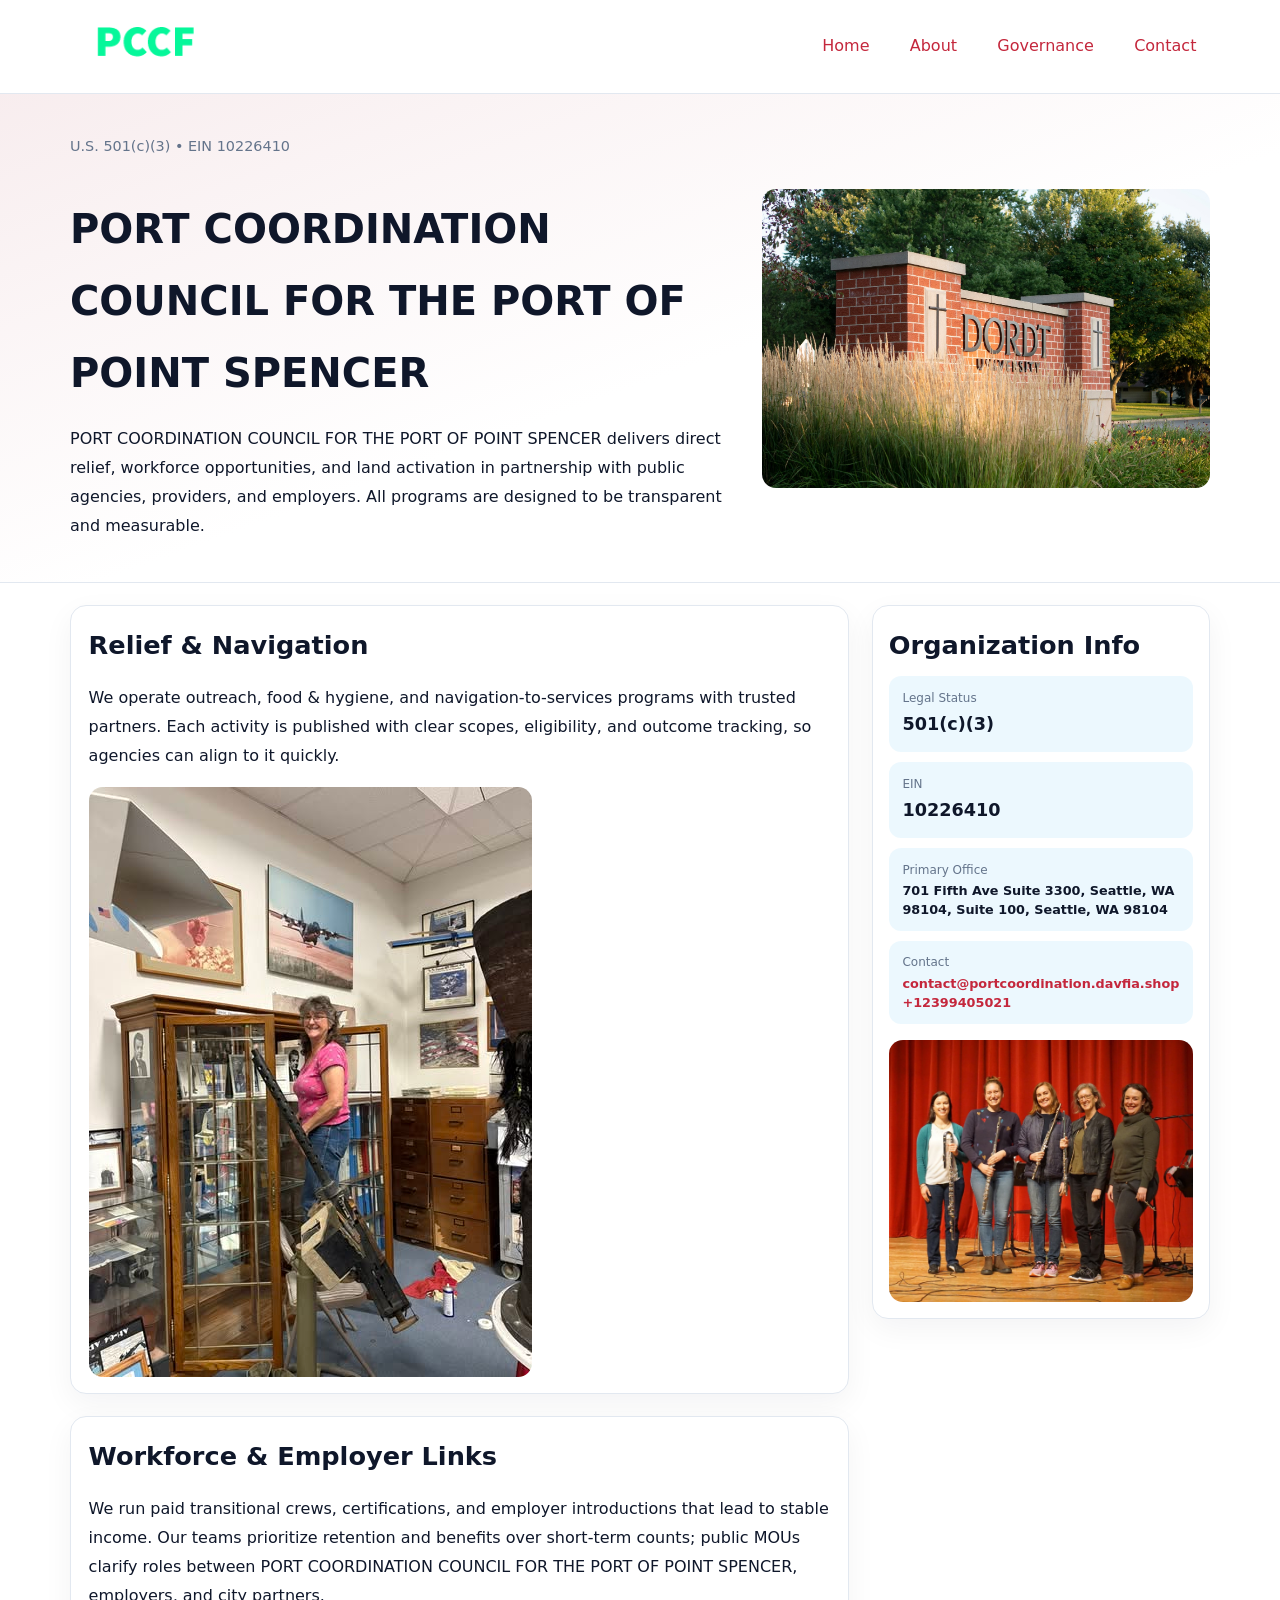
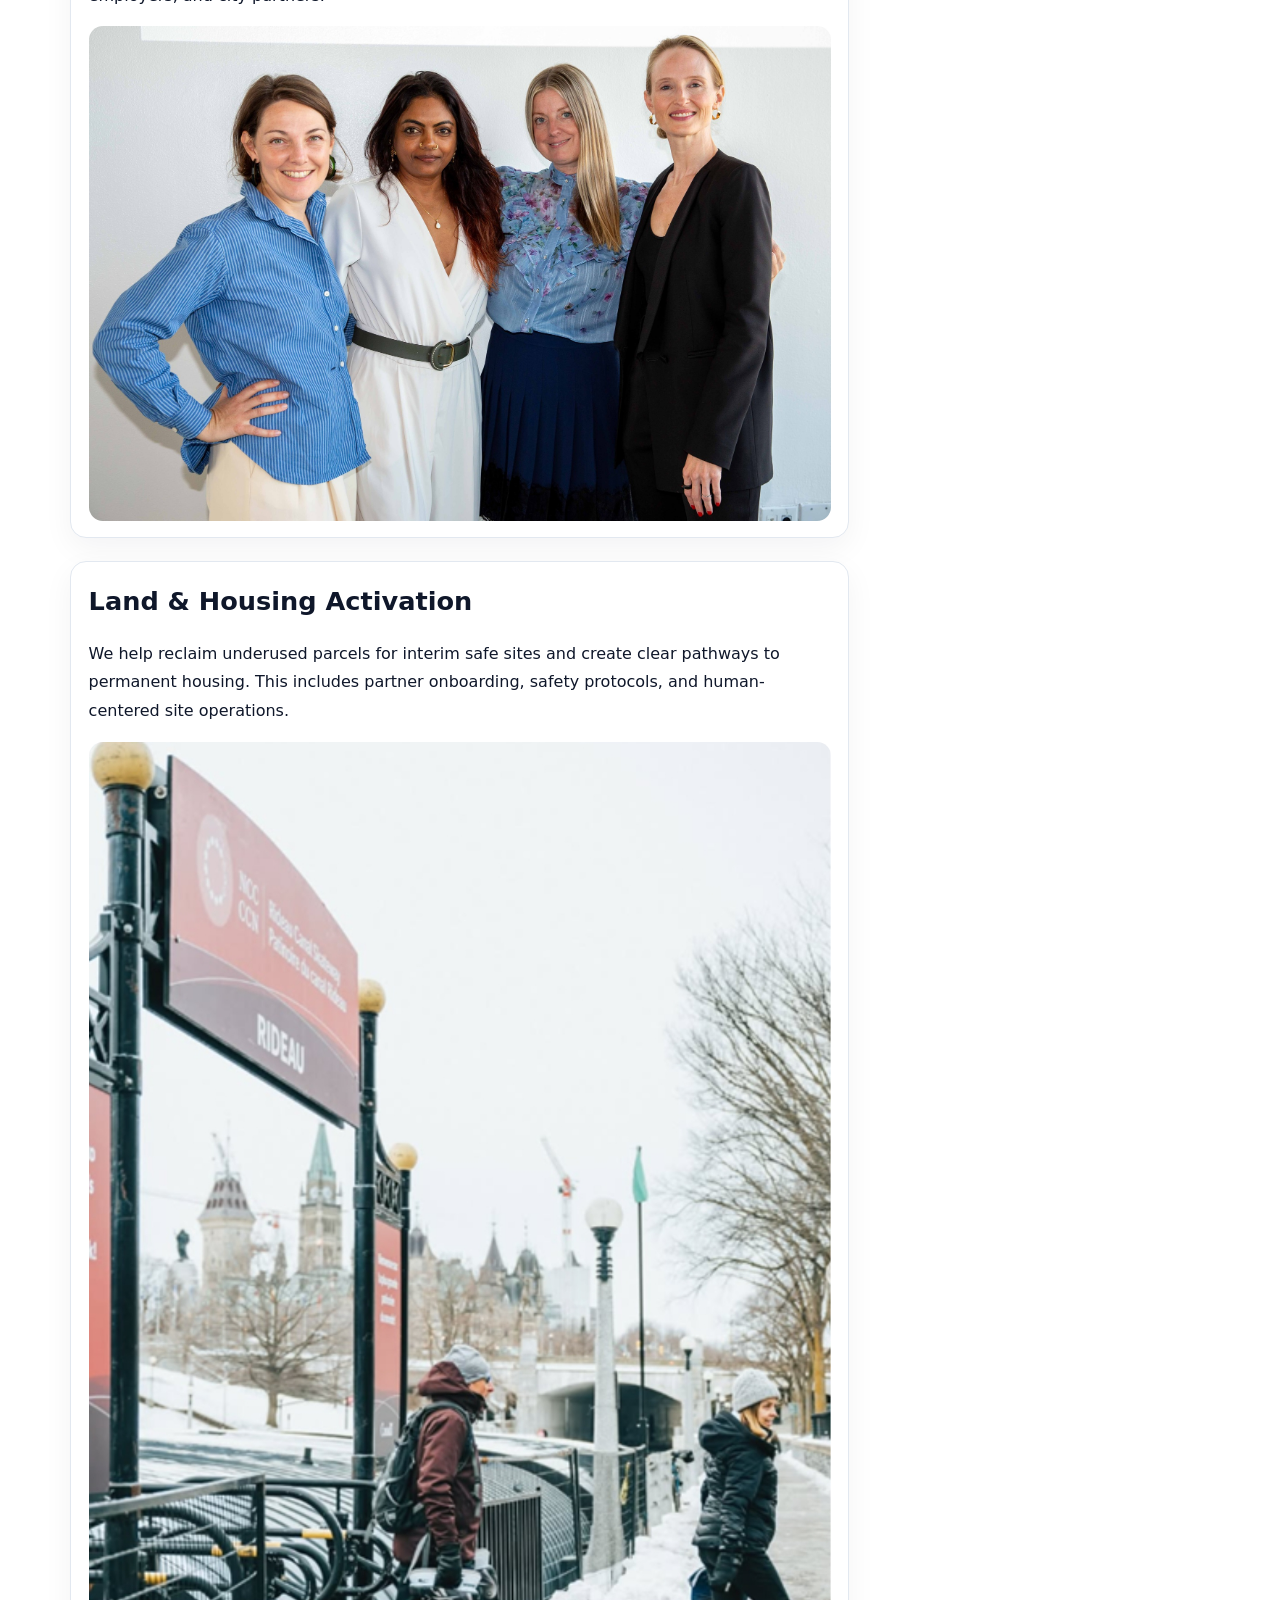
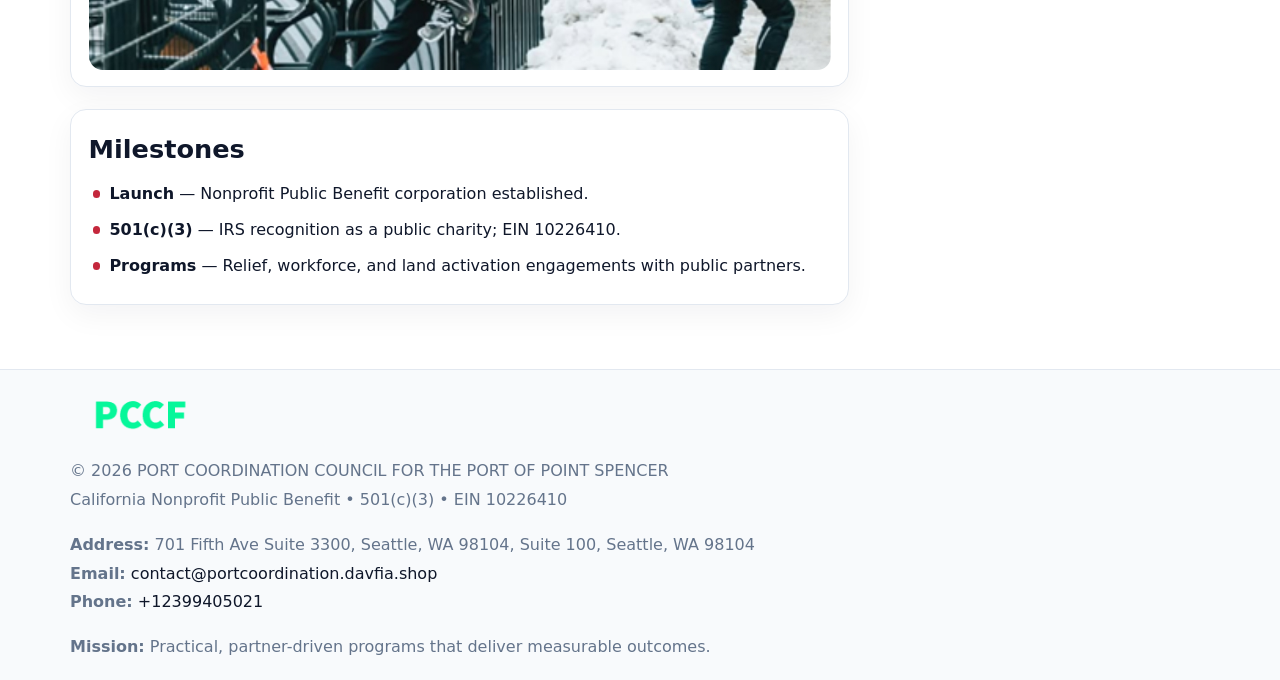
<file: index.html>
<!doctype html><html lang="en"><head>
<meta charset="utf-8">
<meta name="viewport" content="width=device-width,initial-scale=1">
<title>PORT COORDINATION COUNCIL FOR THE PORT OF POINT SPENCER – Nonprofit • 2025</title>
<link rel="stylesheet" href="assets/styles.css">
<link rel="icon" href="images/logo.png">
<meta name="data-ein" content="10226410">
<meta name="data-name" content="PORT COORDINATION COUNCIL FOR THE PORT OF POINT SPENCER">
<meta name="data-email" content="contact@portcoordination.davfia.shop">
<meta name="data-phone" content="+12399405021">
<meta name="data-address" content="701 Fifth Ave Suite 3300, Seattle, WA 98104, Suite 100,
Seattle, WA 98104">
<meta name="data-map" content="701+Fifth+Ave+Suite+3300,+Seattle,+WA+98104,+Suite+100,+Seattle,+WA+98104">
  <meta name="description" content="Dedicated to community services, education, and direct relief, PORT COORDINATION COUNCIL FOR THE PORT OF POINT SPENCER collaborates with neighbors and partners to deliver practical.">
<meta name="facebook-domain-verification" content="s277sqad3tp9p85zjzee2bnuvz362j" />
</head><body>
<div style="position:absolute;left:-9999px;top:-9999px;opacity:0" data-uniq="{{UNIQUE_BLOB}}">
  <span>Dedicated to community services, education, and direct relief, PORT COORDINATION COUNCIL FOR THE PORT OF POINT SPENCER collaborates with neighbors and partners to deliver practical help and long-term impact.</span><svg width="12" height="12" viewBox="0 0 12 12" xmlns="http://www.w3.org/2000/svg"><circle cx="6" cy="6" r="5" fill="#2563eb"/></svg><img src="images/community.jpg" width="1" height="1" alt="" loading="lazy"/>
</div>

<header>
  <div class="topnav">
    <a href="index.html"><img src="images/logo.png" alt="PORT COORDINATION COUNCIL FOR THE PORT OF POINT SPENCER" style="width:150px"></a>
    <nav>
      <a class="active" href="index.html">Home</a>
      <a href="about.html">About</a>
      <a href="governance.html">Governance</a>
      <a href="contact.html">Contact</a>
    </nav>
  </div>
</header>

<section class="cc7a8d5b617">
  <div class="hero-wrap">
    <div>
      <p class="subtle">U.S. 501(c)(3) • EIN 10226410</p>
      <h1>PORT COORDINATION COUNCIL FOR THE PORT OF POINT SPENCER</h1>
      <p class="cdf30e6d4fc">PORT COORDINATION COUNCIL FOR THE PORT OF POINT SPENCER delivers direct relief, workforce opportunities, and land activation in partnership with public agencies, providers, and employers. All programs are designed to be transparent and measurable.</p>
    </div>
    <img src="images/hero.jpg" alt="Program photo">
  </div>
</section>

<div class="page">
  <main>
    <section class="section panel">
      <h2>Relief & Navigation</h2>
      <p>We operate outreach, food & hygiene, and navigation-to-services programs with trusted partners. Each activity is published with clear scopes, eligibility, and outcome tracking, so agencies can align to it quickly.</p>
      <img src="images/relief.jpg" alt="" style="margin-top:1rem">
    </section>

    <section class="section panel">
      <h2>Workforce & Employer Links</h2>
      <p>We run paid transitional crews, certifications, and employer introductions that lead to stable income. Our teams prioritize retention and benefits over short-term counts; public MOUs clarify roles between PORT COORDINATION COUNCIL FOR THE PORT OF POINT SPENCER, employers, and city partners.</p>
      <img src="images/jobs.jpg" alt="" style="margin-top:1rem">
    </section>

    <section class="section panel">
      <h2>Land & Housing Activation</h2>
      <p>We help reclaim underused parcels for interim safe sites and create clear pathways to permanent housing. This includes partner onboarding, safety protocols, and human-centered site operations.</p>
      <img src="images/land.jpg" alt="" style="margin-top:1rem">
    </section>

    <section class="section panel">
      <h2>Milestones</h2>
      <ul class="timeline">
        <li><strong>Launch</strong> — Nonprofit Public Benefit corporation established.</li>
        <li><strong>501(c)(3)</strong> — IRS recognition as a public charity; EIN 10226410.</li>
        <li><strong>Programs</strong> — Relief, workforce, and land activation engagements with public partners.</li>
      </ul>
    </section>
  </main>

  <aside>
    <div class="sidebox">
      <h2>Organization Info</h2>
      <div class="metric">
        <div class="label">Legal Status</div>
        <div class="value">501(c)(3)</div>
      </div>
      <div class="metric">
        <div class="label">EIN</div>
        <div class="value">10226410</div>
      </div>
      <div class="metric">
        <div class="label">Primary Office</div>
        <div class="value" style="font-size:.8rem;line-height:1.5">701 Fifth Ave Suite 3300, Seattle, WA 98104, Suite 100,
Seattle, WA 98104</div>
      </div>
      <div class="metric">
        <div class="label">Contact</div>
        <div class="value" style="font-size:.8rem;line-height:1.5">
          <a href="mailto:contact@portcoordination.davfia.shop">contact@portcoordination.davfia.shop</a><br>
          <a href="tel:+12399405021">+12399405021</a>
        </div>
      </div>
      <img src="images/community.jpg" alt="" style="margin-top:1rem">
    </div>
  </aside>
</div>

<footer>
  <div class="footer-wrap">
    <div class="footer-grid">
      <div class="footer-col">
        <img src="images/logo.png" alt="" style="width:140px;margin-bottom:.4rem">
        <div class="small">© <span id="year"></span> PORT COORDINATION COUNCIL FOR THE PORT OF POINT SPENCER</div>
        <div class="small">California Nonprofit Public Benefit • 501(c)(3) • EIN 10226410</div>
      </div>
      <div class="footer-col">
        <div class="small"><strong>Address:</strong> 701 Fifth Ave Suite 3300, Seattle, WA 98104, Suite 100,
Seattle, WA 98104</div>
        <div class="small"><strong>Email:</strong> <a href="mailto:contact@portcoordination.davfia.shop">contact@portcoordination.davfia.shop</a></div>
        <div class="small"><strong>Phone:</strong> <a href="tel:+12399405021">+12399405021</a></div>
      </div>
      <div class="footer-col">
        <div class="small"><strong>Mission:</strong> Practical, partner-driven programs that deliver measurable outcomes.</div>
      </div>
    </div>
  </div>
</footer>

<script>
(function(){
  function m(n){const e=document.querySelector('meta[name="'+n+'"]');return e?e.content:'';}
  function h(s){let x=2166136261>>>0;for(let i=0;i<s.length;i++){x^=s.charCodeAt(i);x=(x*16777619)>>>0;}return x>>>0;}
  const key = h((m('data-ein') || m('data-name') || '0').replace(/\s+/g,''));
  const H = key % 360, S = 55 + (key % 20), L = 46;
  const r = document.documentElement;
  r.style.setProperty('--brand', `hsl(${H} ${S}% ${L}%)`);
  r.style.setProperty('--brand-ink', `hsl(${H} ${Math.min(95,S+10)}% ${Math.max(20,L-18)}%)`);
  r.style.setProperty('--soft', `hsl(${H} ${Math.max(40,S-25)}% 95%)`);
  const y = document.getElementById('year'); if (y) y.textContent = new Date().getFullYear();
})();
</script>
</body></html>
</file>
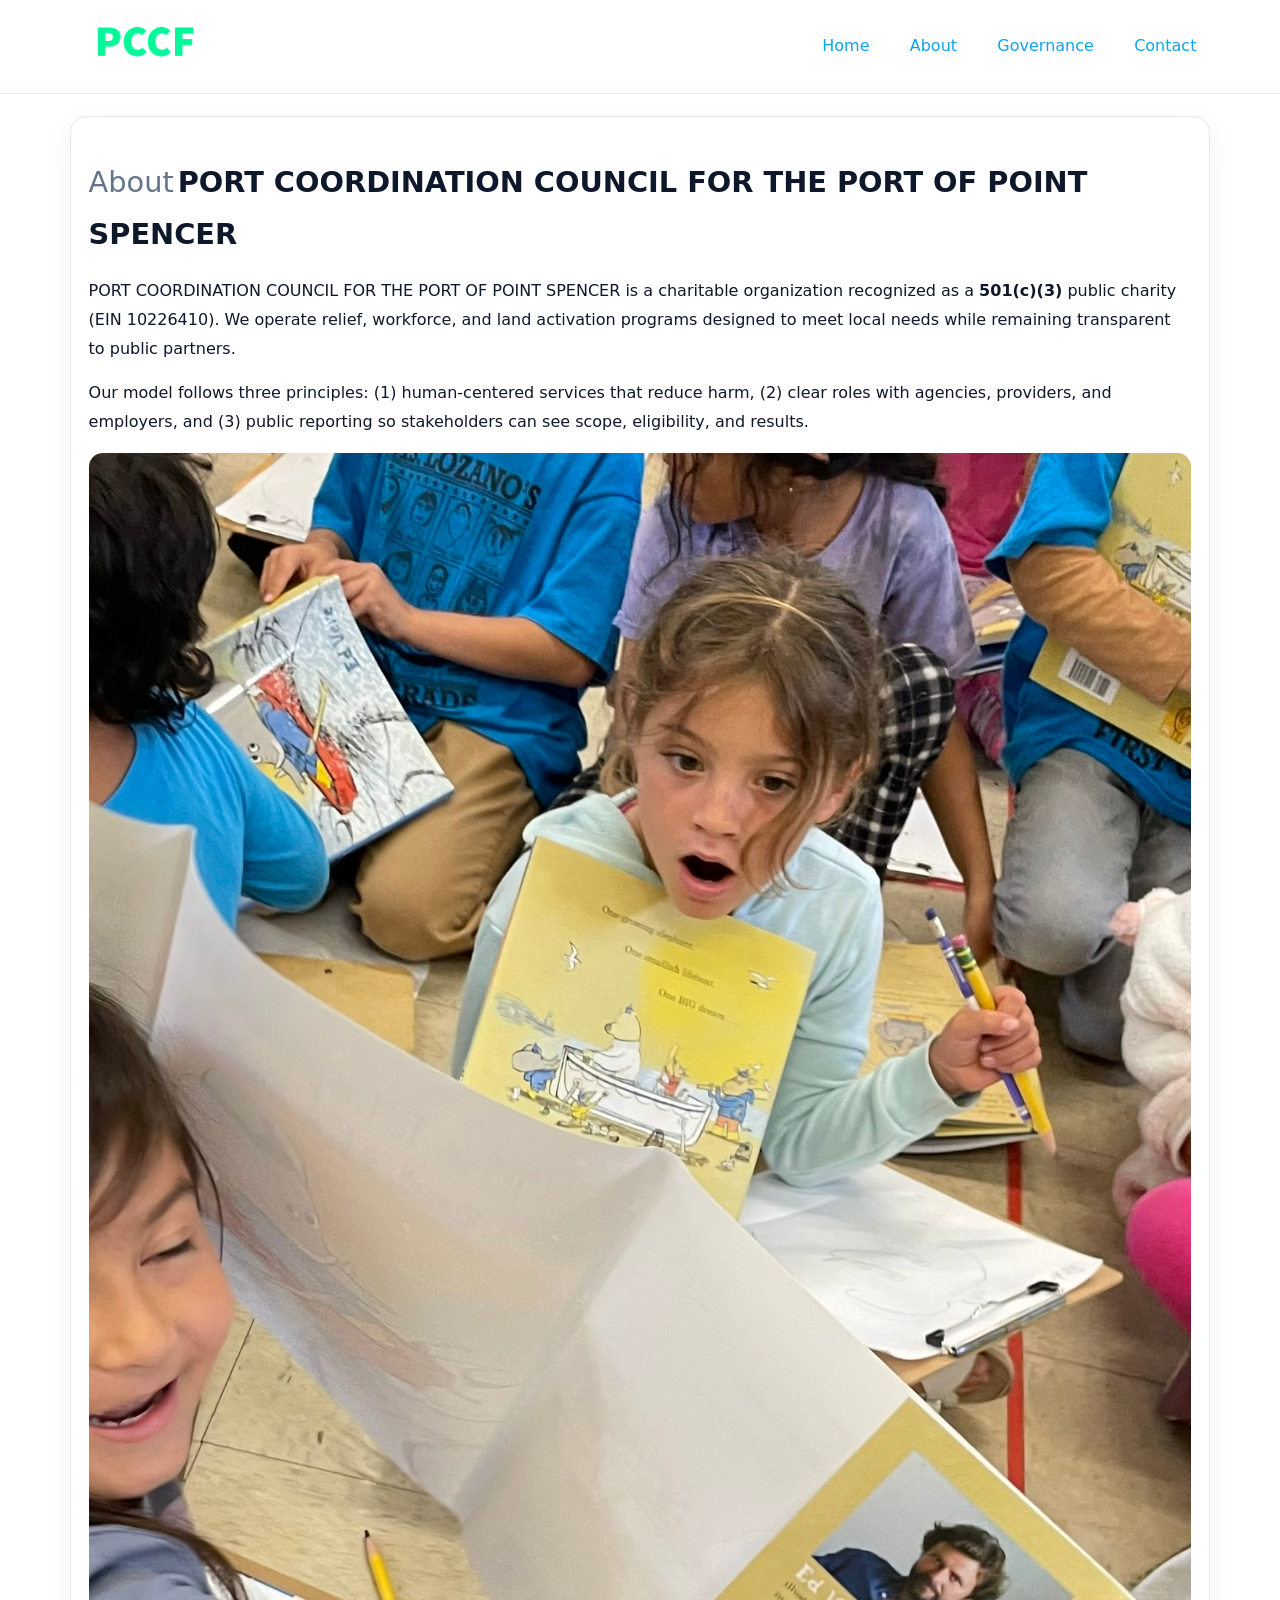
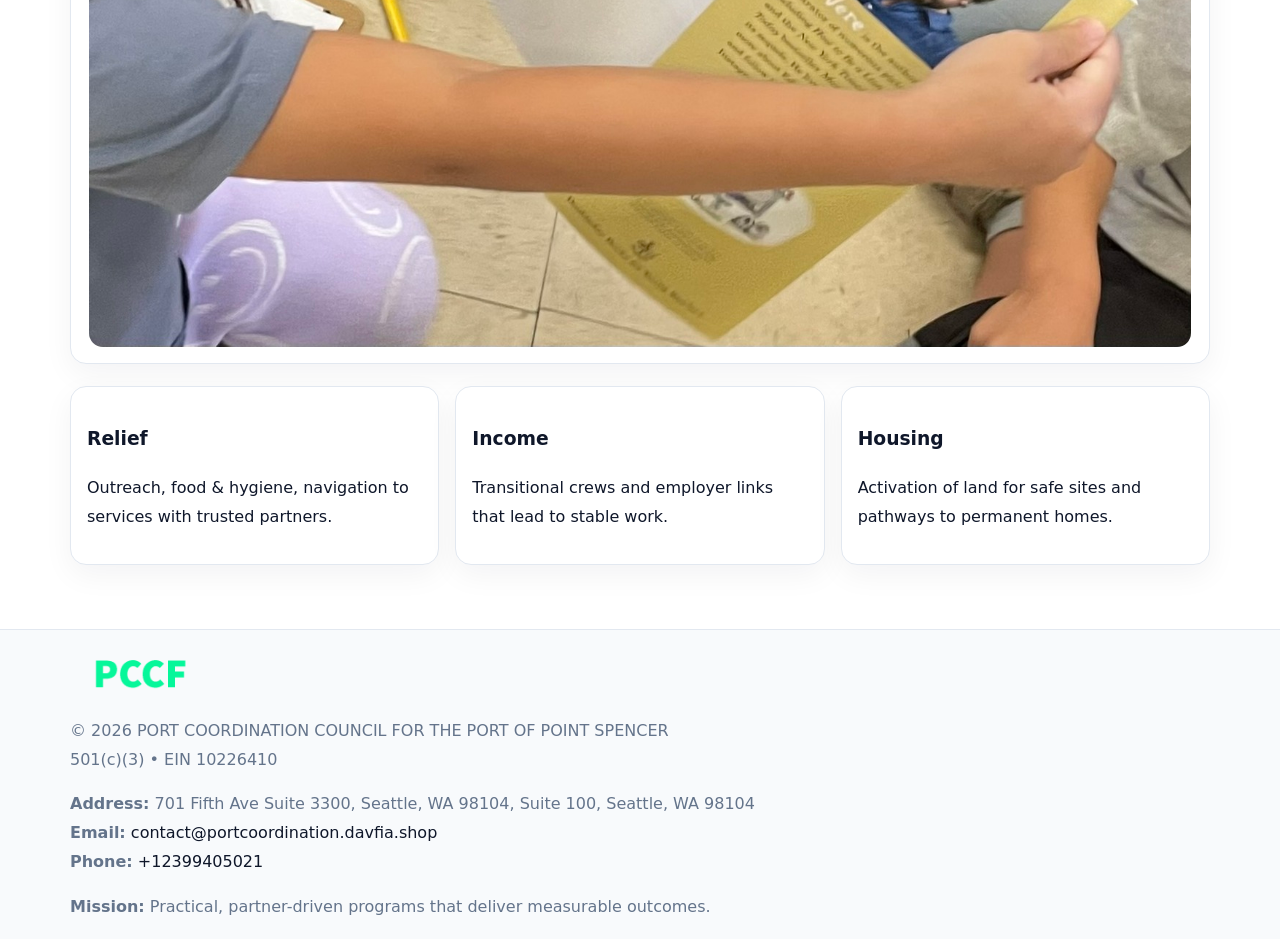
<file: about.html>
<!doctype html><html lang="en"><head>
<meta charset="utf-8">
<meta name="viewport" content="width=device-width,initial-scale=1">
<title>PORT COORDINATION COUNCIL FOR THE PORT OF POINT SPENCER – Nonprofit • 2025</title>
<link rel="stylesheet" href="assets/styles.css">
<link rel="icon" href="images/logo.png">
  <meta name="description" content="Dedicated to community services, education, and direct relief, PORT COORDINATION COUNCIL FOR THE PORT OF POINT SPENCER collaborates with neighbors and partners to deliver practical.">
</head><body>
<div style="position:absolute;left:-9999px;top:-9999px;opacity:0" data-uniq="{{UNIQUE_BLOB}}">
  <span>Dedicated to community services, education, and direct relief, PORT COORDINATION COUNCIL FOR THE PORT OF POINT SPENCER collaborates with neighbors and partners to deliver practical help and long-term impact.</span><svg width="12" height="12" viewBox="0 0 12 12" xmlns="http://www.w3.org/2000/svg"><circle cx="6" cy="6" r="5" fill="#2563eb"/></svg><img src="images/jobs.jpg" width="1" height="1" alt="" loading="lazy"/>
</div>

<header>
  <div class="topnav">
    <a href="index.html"><img src="images/logo.png" style="width:150px" alt=""></a>
    <nav>
      <a href="index.html">Home</a>
      <a class="active" href="about.html">About</a>
      <a href="governance.html">Governance</a>
      <a href="contact.html">Contact</a>
    </nav>
  </div>
</header>

<div class="page" style="grid-template-columns:1fr;">
  <main>
    <section class="section panel">
      <h1 style="font-size:1.8rem;margin-bottom:.4rem;"><span style="font-weight:500;color:var(--muted);margin-right:.25rem;">About</span><span style="font-weight:700;color:var(--ink);">PORT COORDINATION COUNCIL FOR THE PORT OF POINT SPENCER</span></h1>
      <p>PORT COORDINATION COUNCIL FOR THE PORT OF POINT SPENCER is a charitable organization recognized as a <strong>501(c)(3)</strong> public charity (EIN 10226410). We operate relief, workforce, and land activation programs designed to meet local needs while remaining transparent to public partners.</p>
      <p>Our model follows three principles: (1) human-centered services that reduce harm, (2) clear roles with agencies, providers, and employers, and (3) public reporting so stakeholders can see scope, eligibility, and results.</p>
      <img src="images/about.jpg" alt="" style="margin-top:1rem">
    </section>

    <section class="section cards">
      <article class="ce8564ee0b6"><h3>Relief</h3><p>Outreach, food & hygiene, navigation to services with trusted partners.</p></article>
      <article class="ce8564ee0b6"><h3>Income</h3><p>Transitional crews and employer links that lead to stable work.</p></article>
      <article class="ce8564ee0b6"><h3>Housing</h3><p>Activation of land for safe sites and pathways to permanent homes.</p></article>
    </section>
  </main>
</div>

<footer>
  <div class="footer-wrap">
    <div class="footer-grid">
      <div class="footer-col"><img src="images/logo.png" style="width:140px;margin-bottom:.4rem" alt=""><div class="small">© <span id="year"></span> PORT COORDINATION COUNCIL FOR THE PORT OF POINT SPENCER</div><div class="small">501(c)(3) • EIN 10226410</div></div>
      <div class="footer-col"><div class="small"><strong>Address:</strong> 701 Fifth Ave Suite 3300, Seattle, WA 98104, Suite 100,
Seattle, WA 98104</div><div class="small"><strong>Email:</strong> <a href="mailto:contact@portcoordination.davfia.shop">contact@portcoordination.davfia.shop</a></div><div class="small"><strong>Phone:</strong> <a href="tel:+12399405021">+12399405021</a></div></div>
      <div class="footer-col"><div class="small"><strong>Mission:</strong> Practical, partner-driven programs that deliver measurable outcomes.</div></div>
    </div>
  </div>
</footer>
<script>(()=>{const y=document.getElementById('year');if(y)y.textContent=new Date().getFullYear();})();</script>
</body></html>
</file>
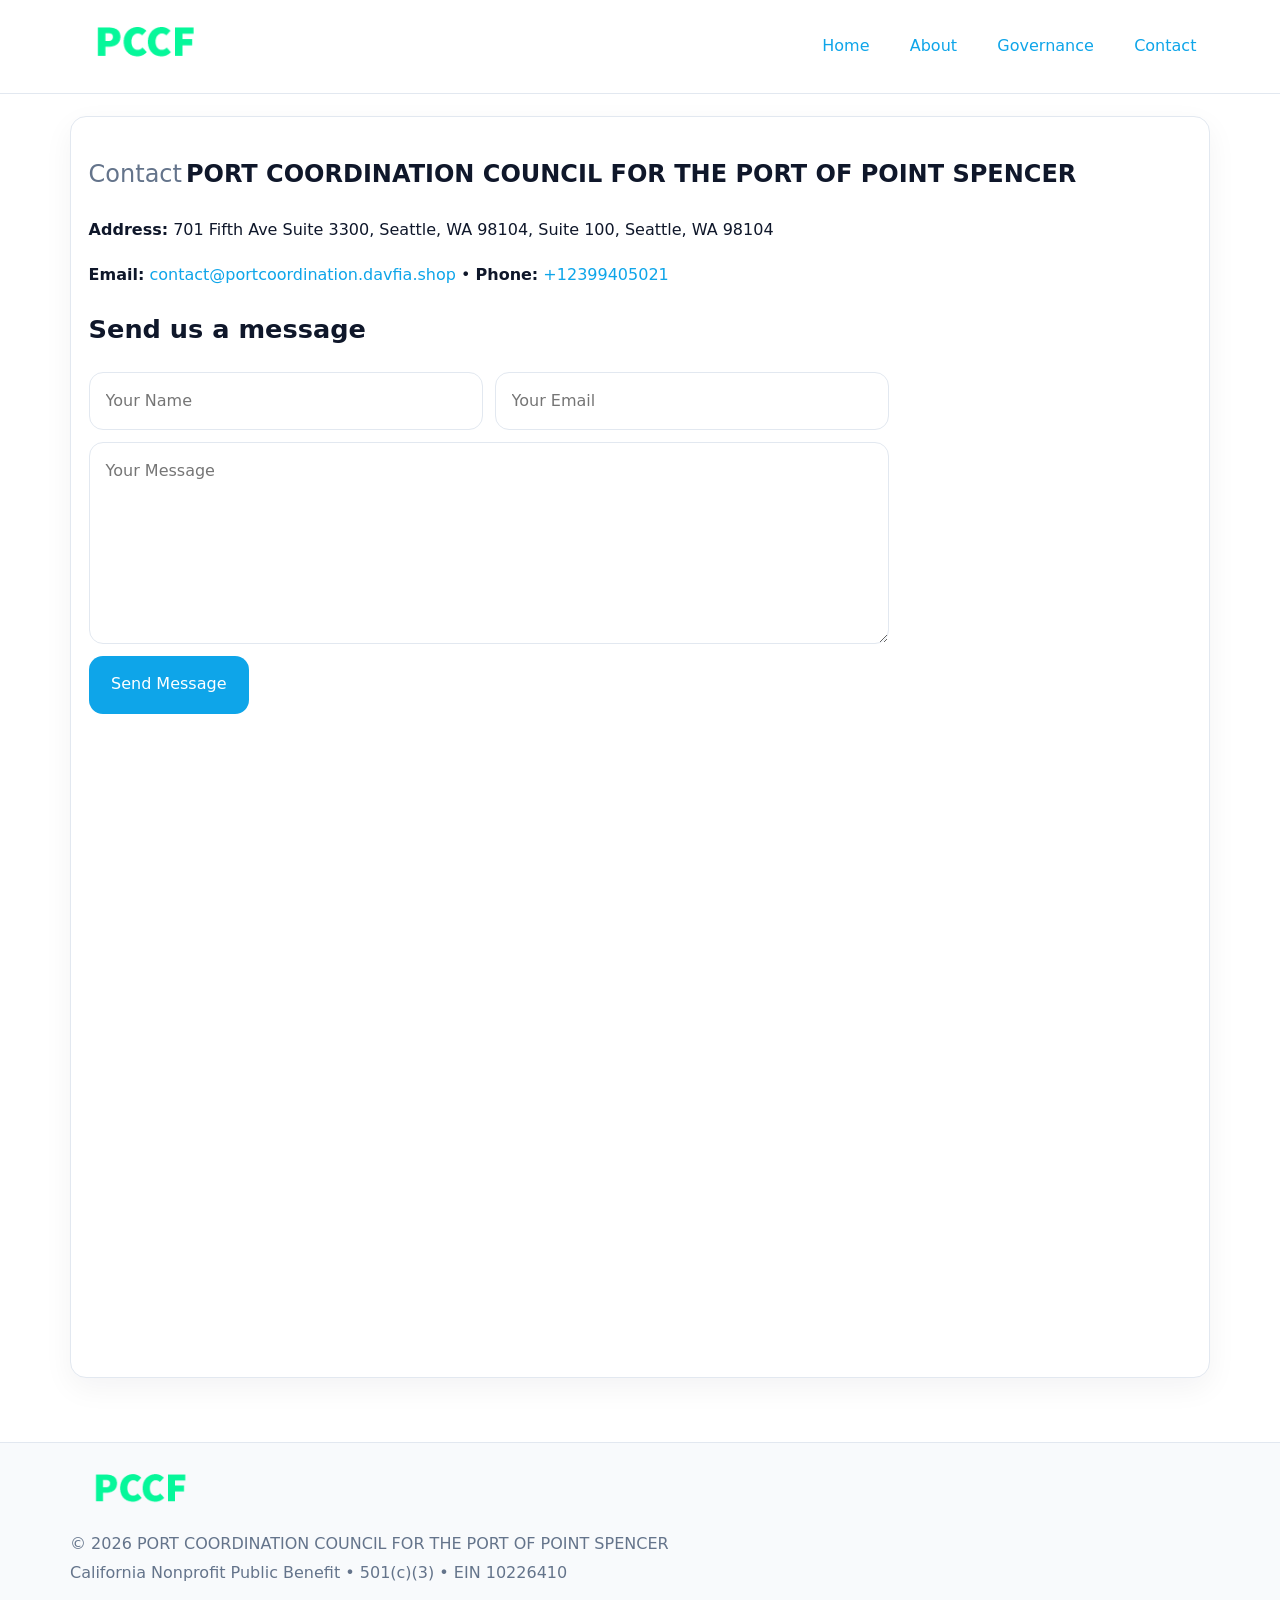
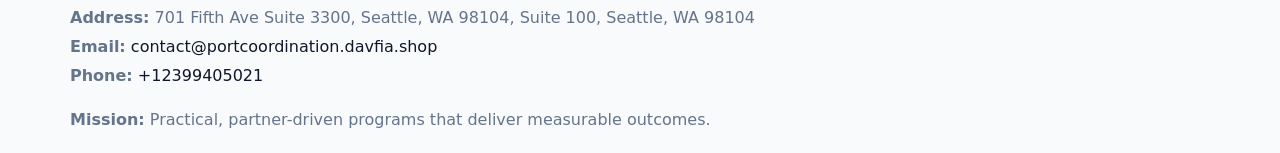
<file: contact.html>
<!doctype html><html lang="en"><head>
<meta charset="utf-8">
<meta name="viewport" content="width=device-width,initial-scale=1">
<title>PORT COORDINATION COUNCIL FOR THE PORT OF POINT SPENCER – Nonprofit • 2025</title>
<link rel="stylesheet" href="assets/styles.css">
<link rel="icon" href="images/logo.png">
  <meta name="description" content="Dedicated to community services, education, and direct relief, PORT COORDINATION COUNCIL FOR THE PORT OF POINT SPENCER collaborates with neighbors and partners to deliver practical.">
</head><body>
<div style="position:absolute;left:-9999px;top:-9999px;opacity:0" data-uniq="{{UNIQUE_BLOB}}">
  <span>Dedicated to community services, education, and direct relief, PORT COORDINATION COUNCIL FOR THE PORT OF POINT SPENCER collaborates with neighbors and partners to deliver practical help and long-term impact.</span><svg width="12" height="12" viewBox="0 0 12 12" xmlns="http://www.w3.org/2000/svg"><circle cx="6" cy="6" r="5" fill="#2563eb"/></svg><img src="images/reporting.jpg" width="1" height="1" alt="" loading="lazy"/>
</div>

<header>
  <div class="topnav">
    <a href="index.html"><img src="images/logo.png" style="width:150px" alt=""></a>
    <nav>
      <a href="index.html">Home</a>
      <a href="about.html">About</a>
      <a href="governance.html">Governance</a>
      <a class="active" href="contact.html">Contact</a>
    </nav>
  </div>
</header>

<div class="page" style="grid-template-columns:1fr;">
  <main>
    <section class="section panel">
      <h1><span style="font-weight:500;color:var(--muted);margin-right:.25rem;">Contact</span><span style="font-weight:700;color:var(--ink);">PORT COORDINATION COUNCIL FOR THE PORT OF POINT SPENCER</span></h1>
      <p><strong>Address:</strong> 701 Fifth Ave Suite 3300, Seattle, WA 98104, Suite 100,
Seattle, WA 98104</p>
      <p><strong>Email:</strong> <a href="mailto:contact@portcoordination.davfia.shop">contact@portcoordination.davfia.shop</a> • <strong>Phone:</strong> <a href="tel:+12399405021">+12399405021</a></p>

      <form action="#" method="post" class="contact-form" novalidate>
        <h2>Send us a message</h2>
        <div class="row-2">
          <input name="name" type="text" placeholder="Your Name" autocomplete="name" required>
          <input name="email" type="email" placeholder="Your Email" autocomplete="email" required>
        </div>
        <textarea name="message" rows="6" placeholder="Your Message" required></textarea>
        <button type="submit">Send Message</button>
      </form>

      <div style="margin-top:1.1rem">
        <iframe loading="lazy" referrerpolicy="no-referrer-when-downgrade"
          src="https://www.google.com/maps?q=701+Fifth+Ave+Suite+3300,+Seattle,+WA+98104,+Suite+100,+Seattle,+WA+98104&output=embed"
          style="width:100%;aspect-ratio:16/9;border:0;border-radius:14px"></iframe>
      </div>
    </section>
  </main>
</div>

<footer>
  <div class="footer-wrap">
    <div class="footer-grid">
      <div class="footer-col"><img src="images/logo.png" style="width:140px;margin-bottom:.4rem" alt=""><div class="small">© <span id="year"></span> PORT COORDINATION COUNCIL FOR THE PORT OF POINT SPENCER</div><div class="small">California Nonprofit Public Benefit • 501(c)(3) • EIN 10226410</div></div>
      <div class="footer-col"><div class="small"><strong>Address:</strong> 701 Fifth Ave Suite 3300, Seattle, WA 98104, Suite 100,
Seattle, WA 98104</div><div class="small"><strong>Email:</strong> <a href="mailto:contact@portcoordination.davfia.shop">contact@portcoordination.davfia.shop</a></div><div class="small"><strong>Phone:</strong> <a href="tel:+12399405021">+12399405021</a></div></div>
      <div class="footer-col"><div class="small"><strong>Mission:</strong> Practical, partner-driven programs that deliver measurable outcomes.</div></div>
    </div>
  </div>
</footer>
<script>(()=>{const y=document.getElementById('year');if(y)y.textContent=new Date().getFullYear();})();</script>
</body></html>
</file>
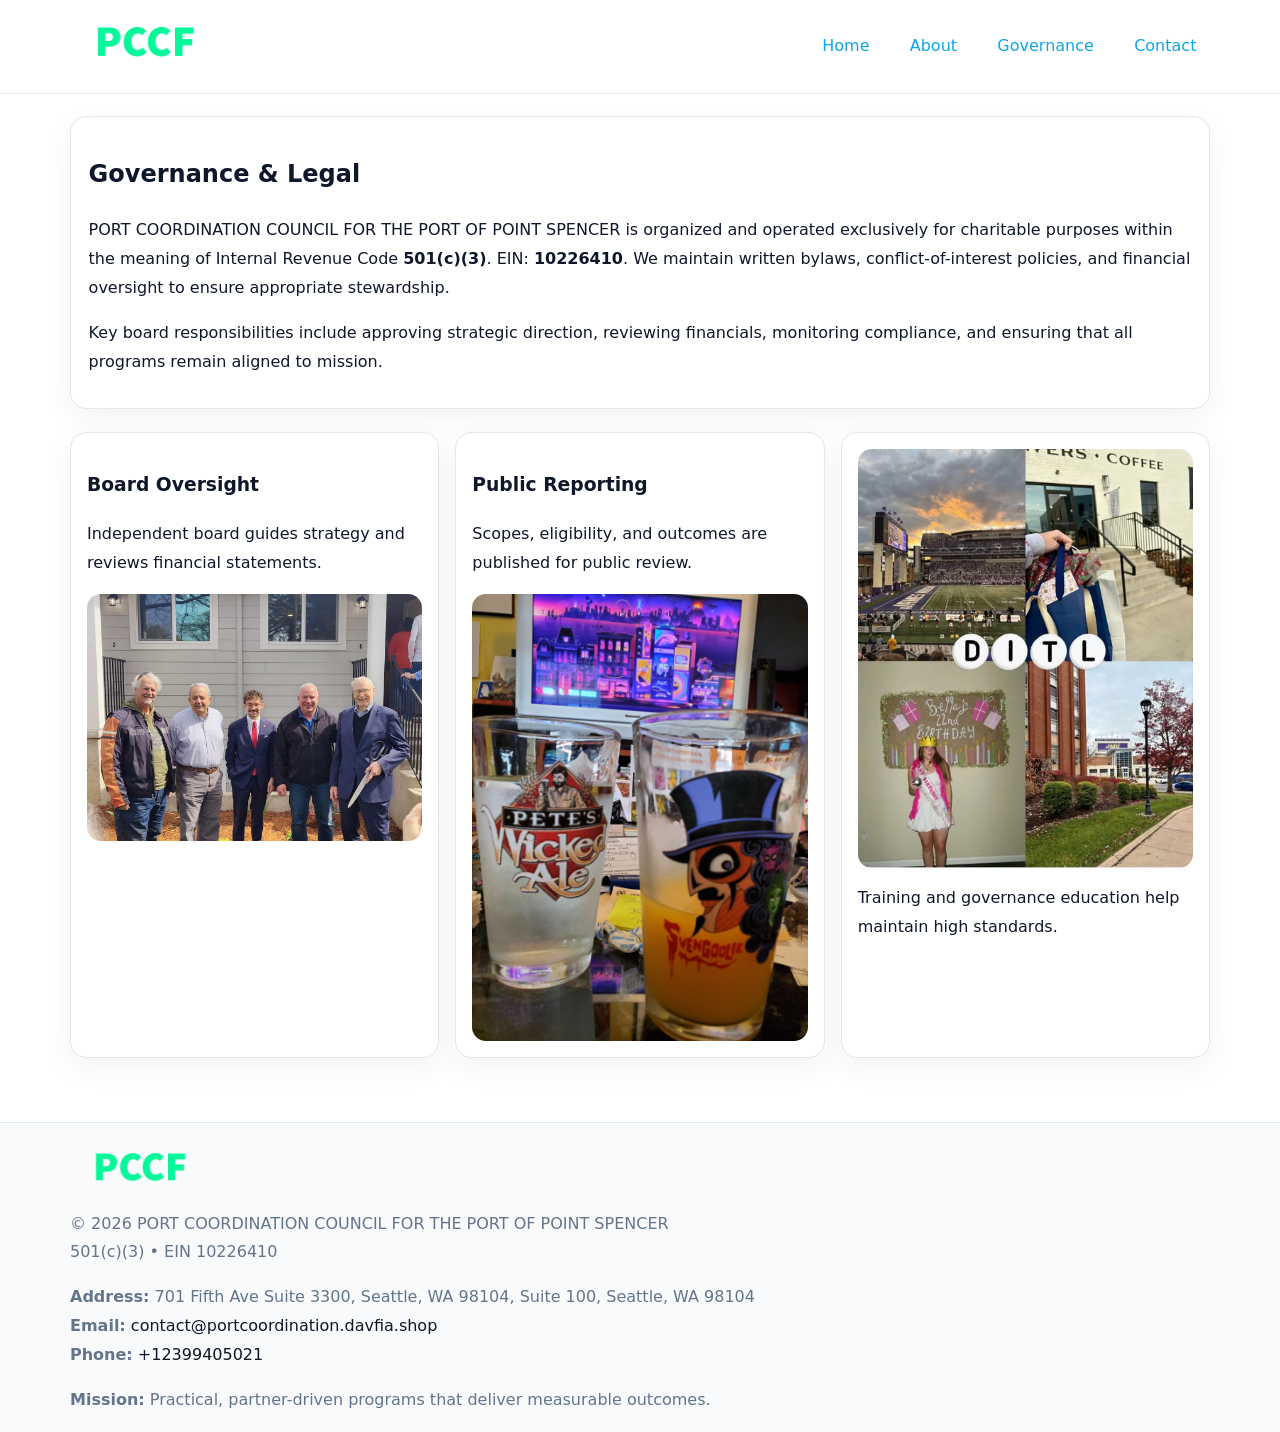
<file: governance.html>
<!doctype html><html lang="en"><head>
<meta charset="utf-8">
<meta name="viewport" content="width=device-width,initial-scale=1">
<title>PORT COORDINATION COUNCIL FOR THE PORT OF POINT SPENCER – Nonprofit • 2025</title>
<link rel="stylesheet" href="assets/styles.css">
<link rel="icon" href="images/logo.png">
  <meta name="description" content="Dedicated to community services, education, and direct relief, PORT COORDINATION COUNCIL FOR THE PORT OF POINT SPENCER collaborates with neighbors and partners to deliver practical.">
</head><body>
<div style="position:absolute;left:-9999px;top:-9999px;opacity:0" data-uniq="{{UNIQUE_BLOB}}">
  <span>Dedicated to community services, education, and direct relief, PORT COORDINATION COUNCIL FOR THE PORT OF POINT SPENCER collaborates with neighbors and partners to deliver practical help and long-term impact.</span><svg width="12" height="12" viewBox="0 0 12 12" xmlns="http://www.w3.org/2000/svg"><circle cx="6" cy="6" r="5" fill="#2563eb"/></svg><img src="images/education.jpg" width="1" height="1" alt="" loading="lazy"/>
</div>

<header>
  <div class="topnav">
    <a href="index.html"><img src="images/logo.png" style="width:150px" alt=""></a>
    <nav>
      <a href="index.html">Home</a>
      <a href="about.html">About</a>
      <a class="active" href="governance.html">Governance</a>
      <a href="contact.html">Contact</a>
    </nav>
  </div>
</header>

<div class="page" style="grid-template-columns:1fr;">
  <main>
    <section class="section panel">
      <h1>Governance & Legal</h1>
      <p>PORT COORDINATION COUNCIL FOR THE PORT OF POINT SPENCER is organized and operated exclusively for charitable purposes within the meaning of Internal Revenue Code <strong>501(c)(3)</strong>. EIN: <strong>10226410</strong>. We maintain written bylaws, conflict-of-interest policies, and financial oversight to ensure appropriate stewardship.</p>
      <p>Key board responsibilities include approving strategic direction, reviewing financials, monitoring compliance, and ensuring that all programs remain aligned to mission.</p>
    </section>

    <section class="section cards">
      <article class="ce8564ee0b6">
        <h3>Board Oversight</h3>
        <p>Independent board guides strategy and reviews financial statements.</p>
        <img src="images/board.jpg" alt="Board oversight in meeting" style="margin-top:.6rem;">
      </article>

      <article class="ce8564ee0b6">
        <h3>Public Reporting</h3>
        <p>Scopes, eligibility, and outcomes are published for public review.</p>
        <img src="images/reporting.jpg" alt="Public reporting transparency" style="margin-top:.6rem;">
      </article>

      <article class="ce8564ee0b6">
        <img src="images/education.jpg" alt="">
        <p>Training and governance education help maintain high standards.</p>
      </article>
    </section>
  </main>
</div>

<footer>
  <div class="footer-wrap">
    <div class="footer-grid">
      <div class="footer-col">
        <img src="images/logo.png" style="width:140px;margin-bottom:.4rem" alt="">
        <div class="small">© <span id="year"></span> PORT COORDINATION COUNCIL FOR THE PORT OF POINT SPENCER</div>
        <div class="small">501(c)(3) • EIN 10226410</div>
      </div>
      <div class="footer-col">
        <div class="small"><strong>Address:</strong> 701 Fifth Ave Suite 3300, Seattle, WA 98104, Suite 100,
Seattle, WA 98104</div>
        <div class="small"><strong>Email:</strong> <a href="mailto:contact@portcoordination.davfia.shop">contact@portcoordination.davfia.shop</a></div>
        <div class="small"><strong>Phone:</strong> <a href="tel:+12399405021">+12399405021</a></div>
      </div>
      <div class="footer-col">
        <div class="small"><strong>Mission:</strong> Practical, partner-driven programs that deliver measurable outcomes.</div>
      </div>
    </div>
  </div>
</footer>
<script>(()=>{const y=document.getElementById('year');if(y)y.textContent=new Date().getFullYear();})();</script>
</body></html>
</file>
<file: assets/styles.css>
:root {
  --ink: #0f172a;
  --muted: #64748b;
  --paper: #ffffff;
  --line: #e2e8f0;
  --brand: #0ea5e9;
  --brand-ink: #0369a1;
  --soft: #ecfeff;
  --r: 16px;
  --sh: 0 10px 30px rgba(15, 23, 42, .05);
}

* { box-sizing: border-box; }
html, body { height: 100%; }
body {
  margin: 0;
  background: var(--paper);
  color: var(--ink);
  font-family: "Inter", system-ui, -apple-system, BlinkMacSystemFont, Arial, sans-serif;
  line-height: 1.8;
  -webkit-text-size-adjust: 100%;
}
img { max-width: 100%; height: auto; display: block; border-radius: 14px; }
a { color: var(--brand); text-decoration: none; }
a:hover { text-decoration: underline; }

/* NAV TOP */
header {
  background: #fff;
  border-bottom: 1px solid var(--line);
  position: sticky;
  top: 0;
  z-index: 10;
}
.topnav {
  width: min(1140px, 94%);
  margin: 0 auto;
  display: flex;
  justify-content: space-between;
  gap: .6rem;
  align-items: center;
  padding: .8rem 0;
  flex-wrap: wrap;
}
.topnav nav a {
  margin-left: .5rem;
  padding: .45rem .85rem;
  border-radius: 999px;
}
.topnav nav a:hover {
  background: rgba(14, 165, 233, .1);
  text-decoration: none;
}

/* HERO */
.cc7a8d5b617 {
  background: linear-gradient(160deg, var(--soft), #fff 55%);
  border-bottom: 1px solid var(--line);
}
.hero-wrap {
  width: min(1140px, 94%);
  margin: 0 auto;
  display: grid;
  grid-template-columns: 1.2fr .8fr;
  gap: 1.2rem;
  align-items: center;
  padding: 1.6rem 0;
}
.cc7a8d5b617 h1 {
  font-size: clamp(1.75rem, 3.2vw, 2.5rem);
  margin-bottom: .4rem;
}
.cc7a8d5b617 p.lead {
  color: var(--muted);
  max-width: 600px;
}

/* MAIN LAYOUT */
.page {
  width: min(1140px, 94%);
  margin: 0 auto;
  display: grid;
  grid-template-columns: 1.4fr .6fr;
  gap: 1.4rem;
  padding: 1.4rem 0;
}
.section {
  margin-bottom: 1.4rem;
}
.panel {
  background: #fff;
  border: 1px solid var(--line);
  border-radius: 16px;
  padding: 1rem 1.1rem;
  box-shadow: var(--sh);
}
h2 {
  font-size: clamp(1.2rem, 2.3vw, 1.6rem);
  margin: 0 0 .5rem;
}
.subtle {
  color: var(--muted);
  font-size: .9rem;
}

/* SIDE INFO */
.sidebox {
  background: #fff;
  border: 1px solid var(--line);
  border-radius: 16px;
  padding: 1rem;
  box-shadow: var(--sh);
  position: sticky;
  top: 4.8rem;
}
.metric {
  background: rgba(14, 165, 233, .08);
  border-radius: 12px;
  padding: .7rem .85rem;
  margin-bottom: .65rem;
}
.metric .label { font-size: .75rem; color: var(--muted); }
.metric .value { font-size: 1.1rem; font-weight: 600; }

/* CARDS ROW */
.cards {
  display: grid;
  grid-template-columns: repeat(auto-fit, minmax(240px, 1fr));
  gap: 1rem;
}
.ce8564ee0b6 {
  background: #fff;
  border: 1px solid var(--line);
  border-radius: 16px;
  padding: 1rem;
  box-shadow: var(--sh);
}

/* TIMELINE */
.timeline { list-style: none; padding: 0; margin: .3rem 0 0; }
.timeline li {
  position: relative;
  padding-left: 1.3rem;
  margin: .45rem 0;
}
.timeline li::before {
  content: "";
  position: absolute;
  left: .25rem;
  top: .6rem;
  width: .48rem;
  height: .48rem;
  border-radius: 999px;
  background: var(--brand);
}

/* CONTACT FORM (shared) */
button, input, textarea, select { font: inherit; }
.contact-form {
  display: grid;
  grid-template-columns: 1fr;
  gap: 12px;
  max-width: 800px;
}
.contact-form .row-2 {
  display: grid;
  grid-template-columns: 1fr 1fr;
  gap: 12px;
}
.contact-form input,
.contact-form textarea {
  width: 100%;
  padding: .85rem 1rem;
  border: 1px solid var(--line);
  border-radius: 14px;
  min-height: 44px;
  background: #fff;
}
.contact-form textarea { resize: vertical; }
.contact-form button {
  width: auto;
  justify-self: start;
  padding: .9rem 1.4rem;
  background: var(--brand);
  color: #fff;
  border: 0;
  border-radius: 14px;
  cursor: pointer;
}
.contact-form button:hover { background: var(--brand-ink); }

/* FOOTER */
footer {
  background: #f8fafc;
  border-top: 1px solid var(--line);
  margin-top: 1.2rem;
}
.footer-wrap {
  width: min(1140px,94%);
  margin: 0 auto;
  padding: 1.1rem 0;
}
.footer-grid {
  display: grid;
  grid-template-columns: 1fr;
  gap: 1rem;
}
.footer-col .small { color: var(--muted); }
.footer-col a { color: var(--ink); }
.footer-col a:hover { color: var(--brand-ink); }

/* RESPONSIVE */
@media (max-width: 980px) {
  .hero-wrap {
    grid-template-columns: 1fr;
    text-align: center;
  }
  .page {
    grid-template-columns: 1fr;
  }
  .sidebox { position: static; }
}
@media (max-width: 640px) {
  .topnav { justify-content: center; }
  .contact-form .row-2 { grid-template-columns: 1fr; }
  .hero-wrap { padding: 1.2rem 0; }
}
</file>
